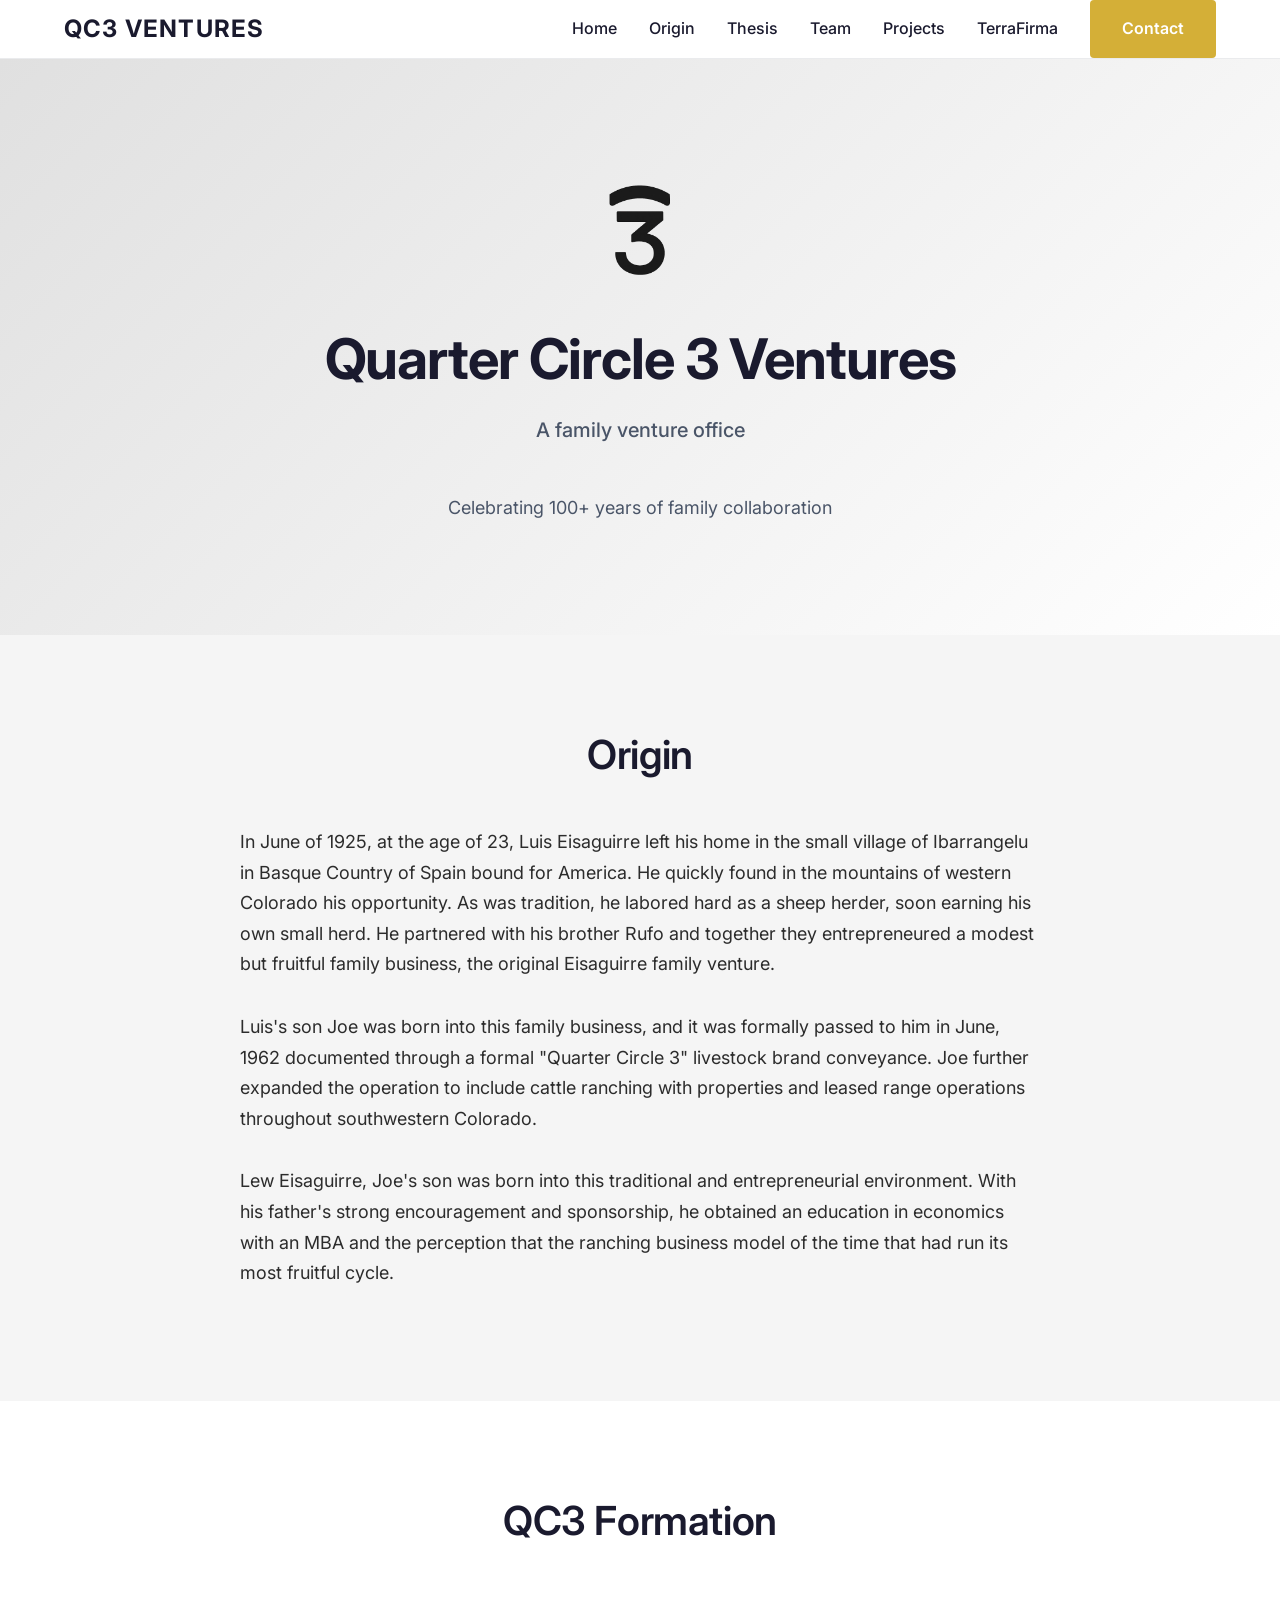
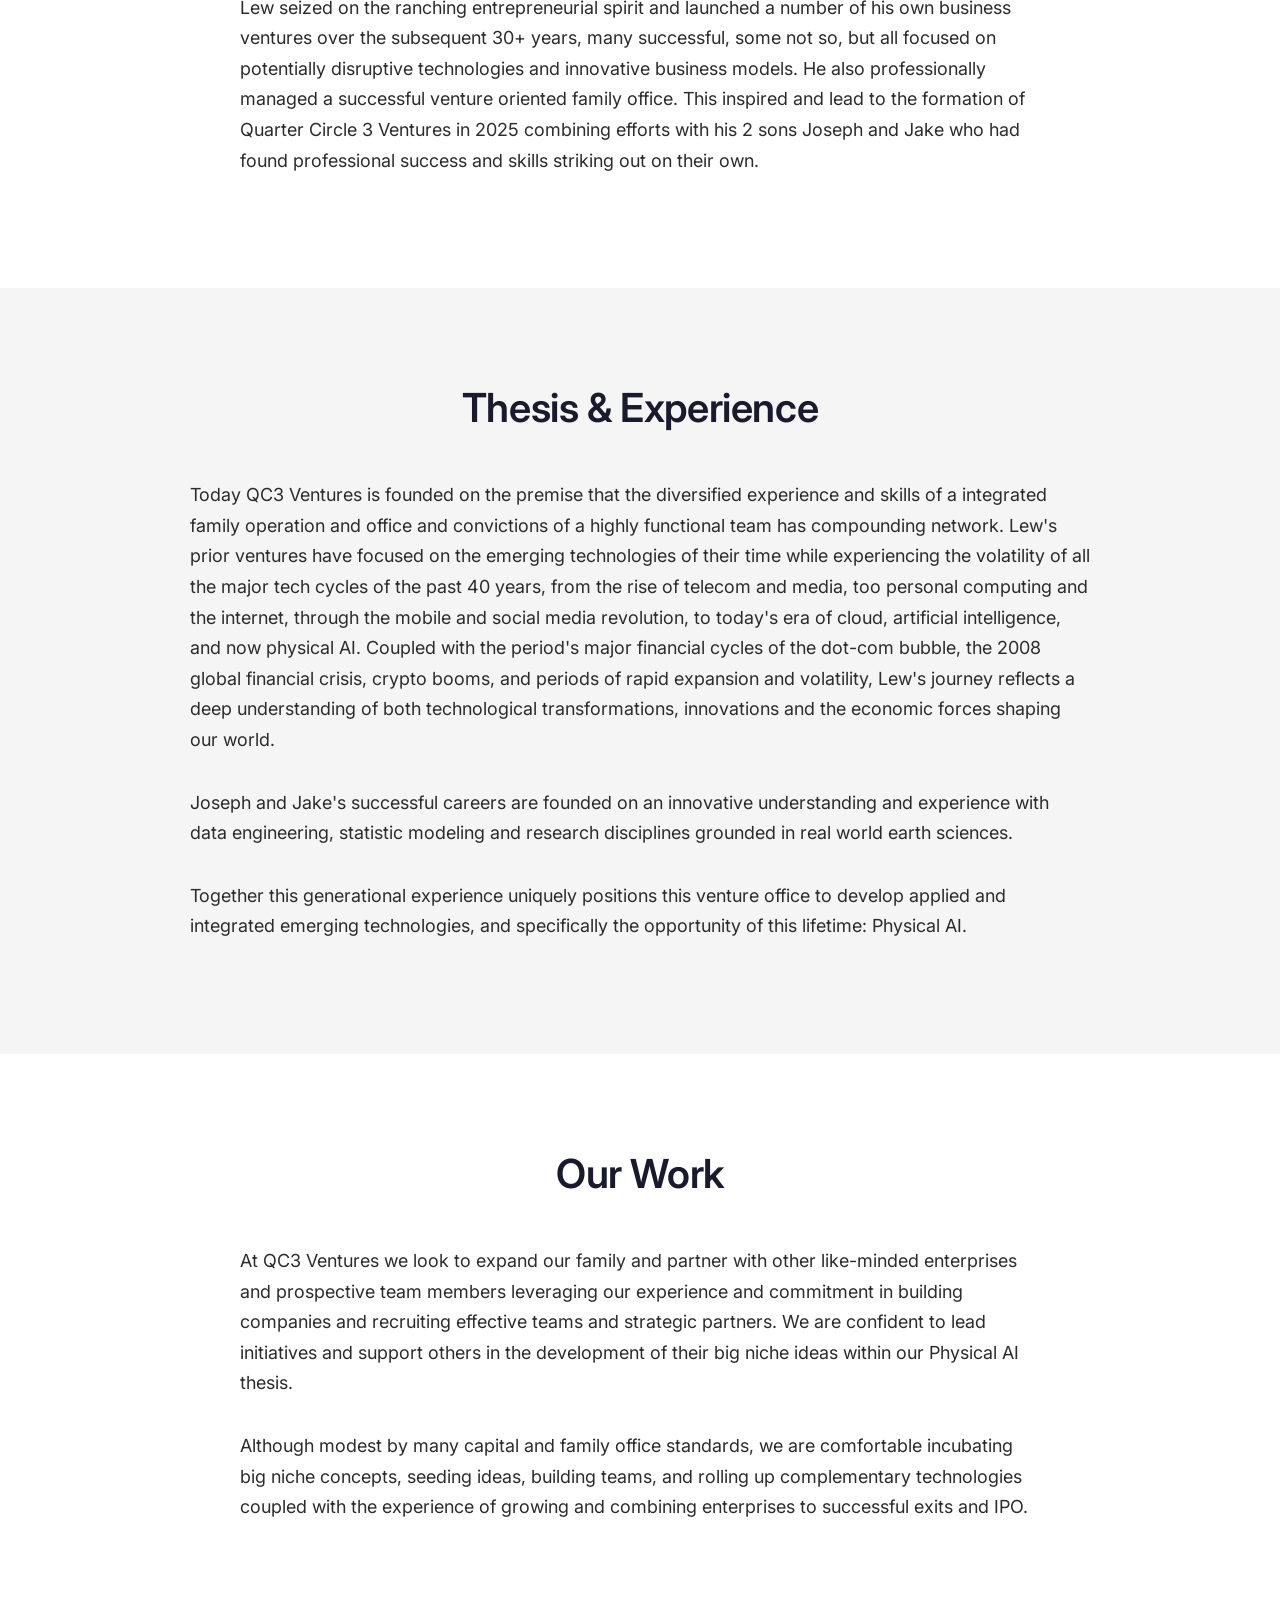
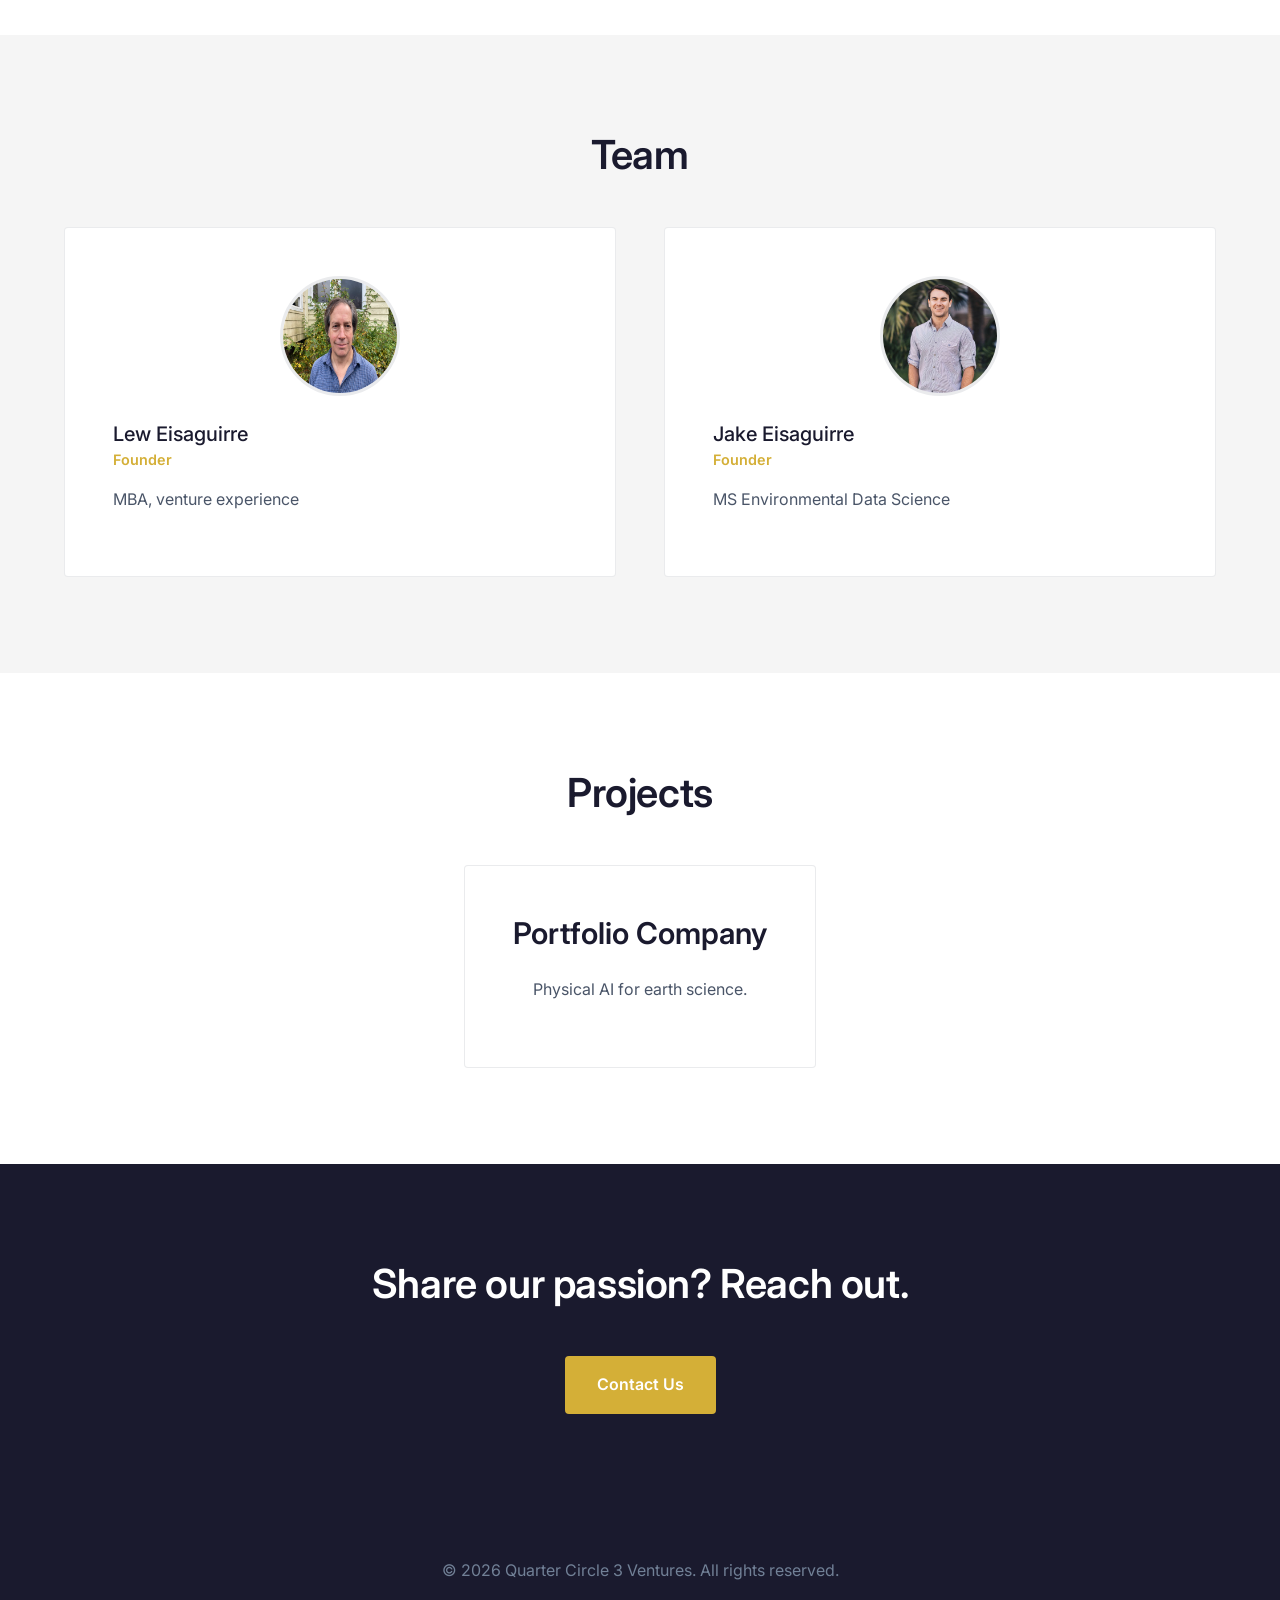
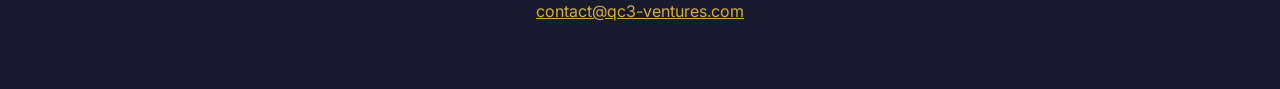
<file: index.html>
<!DOCTYPE html>
<html lang="en">
<head>
    <meta charset="UTF-8">
    <meta name="viewport" content="width=device-width, initial-scale=1.0">
    <title>QC3 Ventures - Quarter Circle 3 Ventures</title>
    <meta name="description" content="Quarter Circle 3 Ventures - A family venture office celebrating 100+ years of family collaboration.">
    
    <!-- Favicons - QC3E Logo -->
    <link rel="icon" type="image/x-icon" href="/favicon.ico">
    <link rel="icon" type="image/png" sizes="16x16" href="/favicon-16x16.png">
    <link rel="icon" type="image/png" sizes="32x32" href="/favicon-32x32.png">
    <link rel="apple-touch-icon" sizes="180x180" href="/apple-touch-icon.png">
    <link rel="manifest" href="/site.webmanifest">
    
    <link rel="stylesheet" href="css/main.css">
    <link rel="stylesheet" href="css/mobile-responsive.css">
</head>
<body>
    <!-- Header -->
    <header>
        <nav class="container">
            <a href="#hero" class="logo">QC3 VENTURES</a>
            <button class="nav-toggle" aria-label="Toggle navigation">
                <div></div>
                <div></div>
                <div></div>
            </button>
            <ul class="nav-menu">
                <li><a href="#hero" class="nav-link">Home</a></li>
                <li><a href="#origin" class="nav-link">Origin</a></li>
                <li><a href="#thesis" class="nav-link">Thesis</a></li>
                <li><a href="#team" class="nav-link">Team</a></li>
                <li><a href="#projects" class="nav-link">Projects</a></li>
                <li><a href="https://terrafirma-robotics.com" class="nav-link" target="_blank" rel="noopener noreferrer">TerraFirma</a></li>
                <li><a href="mailto:contact@qc3-ventures.com" class="btn btn-primary">Contact</a></li>
            </ul>
        </nav>
    </header>

    <!-- Hero Section -->
    <section id="hero" class="hero">
        <div class="container">
            <div class="hero-title-container">
                <img src="images/qc3-logo.png" alt="QC3 Logo" class="hero-logo">
                <h1>Quarter Circle 3 Ventures</h1>
            </div>
            <p class="tagline">A family venture office</p>
            <p style="font-size: 1.125rem; color: var(--color-slate-dark); margin-top: var(--spacing-md);">
                Celebrating 100+ years of family collaboration
            </p>
        </div>
    </section>

    <!-- Origin Story Section -->
    <section id="origin" class="section">
        <div class="container">
            <div class="section-header">
                <h2>Origin</h2>
            </div>
            
            <div style="max-width: 800px; margin: 0 auto;">
                <p style="font-size: 1.125rem; line-height: 1.7; margin-bottom: var(--spacing-lg);">
                    In June of 1925, at the age of 23, Luis Eisaguirre left his home in the small village of Ibarrangelu in Basque Country of Spain bound for America. He quickly found in the mountains of western Colorado his opportunity. As was tradition, he labored hard as a sheep herder, soon earning his own small herd. He partnered with his brother Rufo and together they entrepreneured a modest but fruitful family business, the original Eisaguirre family venture.
                </p>
                
                <p style="font-size: 1.125rem; line-height: 1.7; margin-bottom: var(--spacing-lg);">
                    Luis's son Joe was born into this family business, and it was formally passed to him in June, 1962 documented through a formal "Quarter Circle 3" livestock brand conveyance. Joe further expanded the operation to include cattle ranching with properties and leased range operations throughout southwestern Colorado.
                </p>
                
                <p style="font-size: 1.125rem; line-height: 1.7;">
                    Lew Eisaguirre, Joe's son was born into this traditional and entrepreneurial environment. With his father's strong encouragement and sponsorship, he obtained an education in economics with an MBA and the perception that the ranching business model of the time that had run its most fruitful cycle.
                </p>
            </div>
        </div>
    </section>

    <!-- Lew's Journey & QC3 Formation Section -->
    <section id="journey" class="section" style="background: var(--color-white);">
        <div class="container">
            <div class="section-header">
                <h2>QC3 Formation</h2>
            </div>
            
            <div style="max-width: 800px; margin: 0 auto;">
                <p style="font-size: 1.125rem; line-height: 1.7;">
                    Lew seized on the ranching entrepreneurial spirit and launched a number of his own business ventures over the subsequent 30+ years, many successful, some not so, but all focused on potentially disruptive technologies and innovative business models. He also professionally managed a successful venture oriented family office. This inspired and lead to the formation of Quarter Circle 3 Ventures in 2025 combining efforts with his 2 sons Joseph and Jake who had found professional success and skills striking out on their own.
                </p>
            </div>
        </div>
    </section>

    <!-- Thesis & Experience Section -->
    <section id="thesis" class="section">
        <div class="container">
            <div class="section-header">
                <h2>Thesis & Experience</h2>
            </div>
            
            <div style="max-width: 900px; margin: 0 auto;">
                <p style="font-size: 1.125rem; line-height: 1.7; margin-bottom: var(--spacing-lg);">
                    Today QC3 Ventures is founded on the premise that the diversified experience and skills of a integrated family operation and office and convictions of a highly functional team has compounding network. Lew's prior ventures have focused on the emerging technologies of their time while experiencing the volatility of all the major tech cycles of the past 40 years, from the rise of telecom and media, too personal computing and the internet, through the mobile and social media revolution, to today's era of cloud, artificial intelligence, and now physical AI. Coupled with the period's major financial cycles of the dot-com bubble, the 2008 global financial crisis, crypto booms, and periods of rapid expansion and volatility, Lew's journey reflects a deep understanding of both technological transformations, innovations and the economic forces shaping our world.
                </p>
                
                <p style="font-size: 1.125rem; line-height: 1.7; margin-bottom: var(--spacing-lg);">
                    Joseph and Jake's successful careers are founded on an innovative understanding and experience with data engineering, statistic modeling and research disciplines grounded in real world earth sciences.
                </p>
                
                <p style="font-size: 1.125rem; line-height: 1.7;">
                    Together this generational experience uniquely positions this venture office to develop applied and integrated emerging technologies, and specifically the opportunity of this lifetime: Physical AI.
                </p>
            </div>
        </div>
    </section>

    <!-- What We Do Section -->
    <section id="what-we-do" class="section" style="background: var(--color-white);">
        <div class="container">
            <div class="section-header">
                <h2>Our Work</h2>
            </div>
            
            <div style="max-width: 800px; margin: 0 auto;">
                <p style="font-size: 1.125rem; line-height: 1.7; margin-bottom: var(--spacing-lg);">
                    At QC3 Ventures we look to expand our family and partner with other like-minded enterprises and prospective team members leveraging our experience and commitment in building companies and recruiting effective teams and strategic partners. We are confident to lead initiatives and support others in the development of their big niche ideas within our Physical AI thesis.
                </p>
                
                <p style="font-size: 1.125rem; line-height: 1.7;">
                    Although modest by many capital and family office standards, we are comfortable incubating big niche concepts, seeding ideas, building teams, and rolling up complementary technologies coupled with the experience of growing and combining enterprises to successful exits and IPO.
                </p>
            </div>
        </div>
    </section>

    <!-- Team Section -->
    <section id="team" class="section">
        <div class="container">
            <div class="section-header">
                <h2>Team</h2>
            </div>
            
            <div class="card-grid">
                <div class="card">
                    <img src="images/lew-headshot.png" alt="Lew Eisaguirre" class="team-avatar">
                    <h4>Lew Eisaguirre</h4>
                    <div class="role">Founder</div>
                    <p>MBA, venture experience</p>
                </div>
                
                <div class="card">
                    <img src="images/jake-headshot.jpeg" alt="Jake Eisaguirre" class="team-avatar">
                    <h4>Jake Eisaguirre</h4>
                    <div class="role">Founder</div>
                    <p>MS Environmental Data Science</p>
                </div>
            </div>
        </div>
    </section>

    <!-- Projects Section -->
    <section id="projects" class="section" style="background: var(--color-white);">
        <div class="container">
            <div class="section-header">
                <h2>Projects</h2>
            </div>
            
            <div style="text-align: center;">
                <div class="card" style="display: inline-block; max-width: 400px;">
                    <h3>
                        <a href="https://terrafirma-robotics.com" style="text-decoration: none; color: var(--color-charcoal);" target="_blank" rel="noopener noreferrer">Portfolio Company</a>
                    </h3>
                    <p>Physical AI for earth science.</p>
                </div>
            </div>
        </div>
    </section>

    <!-- Call to Action Section -->
    <section id="contact" class="section" style="background: var(--color-charcoal); color: var(--color-white);">
        <div class="container" style="text-align: center;">
            <h2 style="color: var(--color-white); margin-bottom: var(--spacing-md);">
                Share our passion? Reach out.
            </h2>
            <div style="margin-top: var(--spacing-xl);">
                <a href="mailto:contact@qc3-ventures.com" class="btn btn-primary">Contact Us</a>
            </div>
        </div>
    </section>

    <!-- Footer -->
    <footer>
        <div class="container">
            <p>&copy; 2026 Quarter Circle 3 Ventures. All rights reserved.</p>
            <p style="margin-top: var(--spacing-xs);">
                <a href="mailto:contact@qc3-ventures.com" style="color: var(--color-gold);">contact@qc3-ventures.com</a>
            </p>
        </div>
    </footer>

    <!-- JavaScript for smooth navigation -->
    <script src="js/main.js"></script>
</body>
</html>
</file>
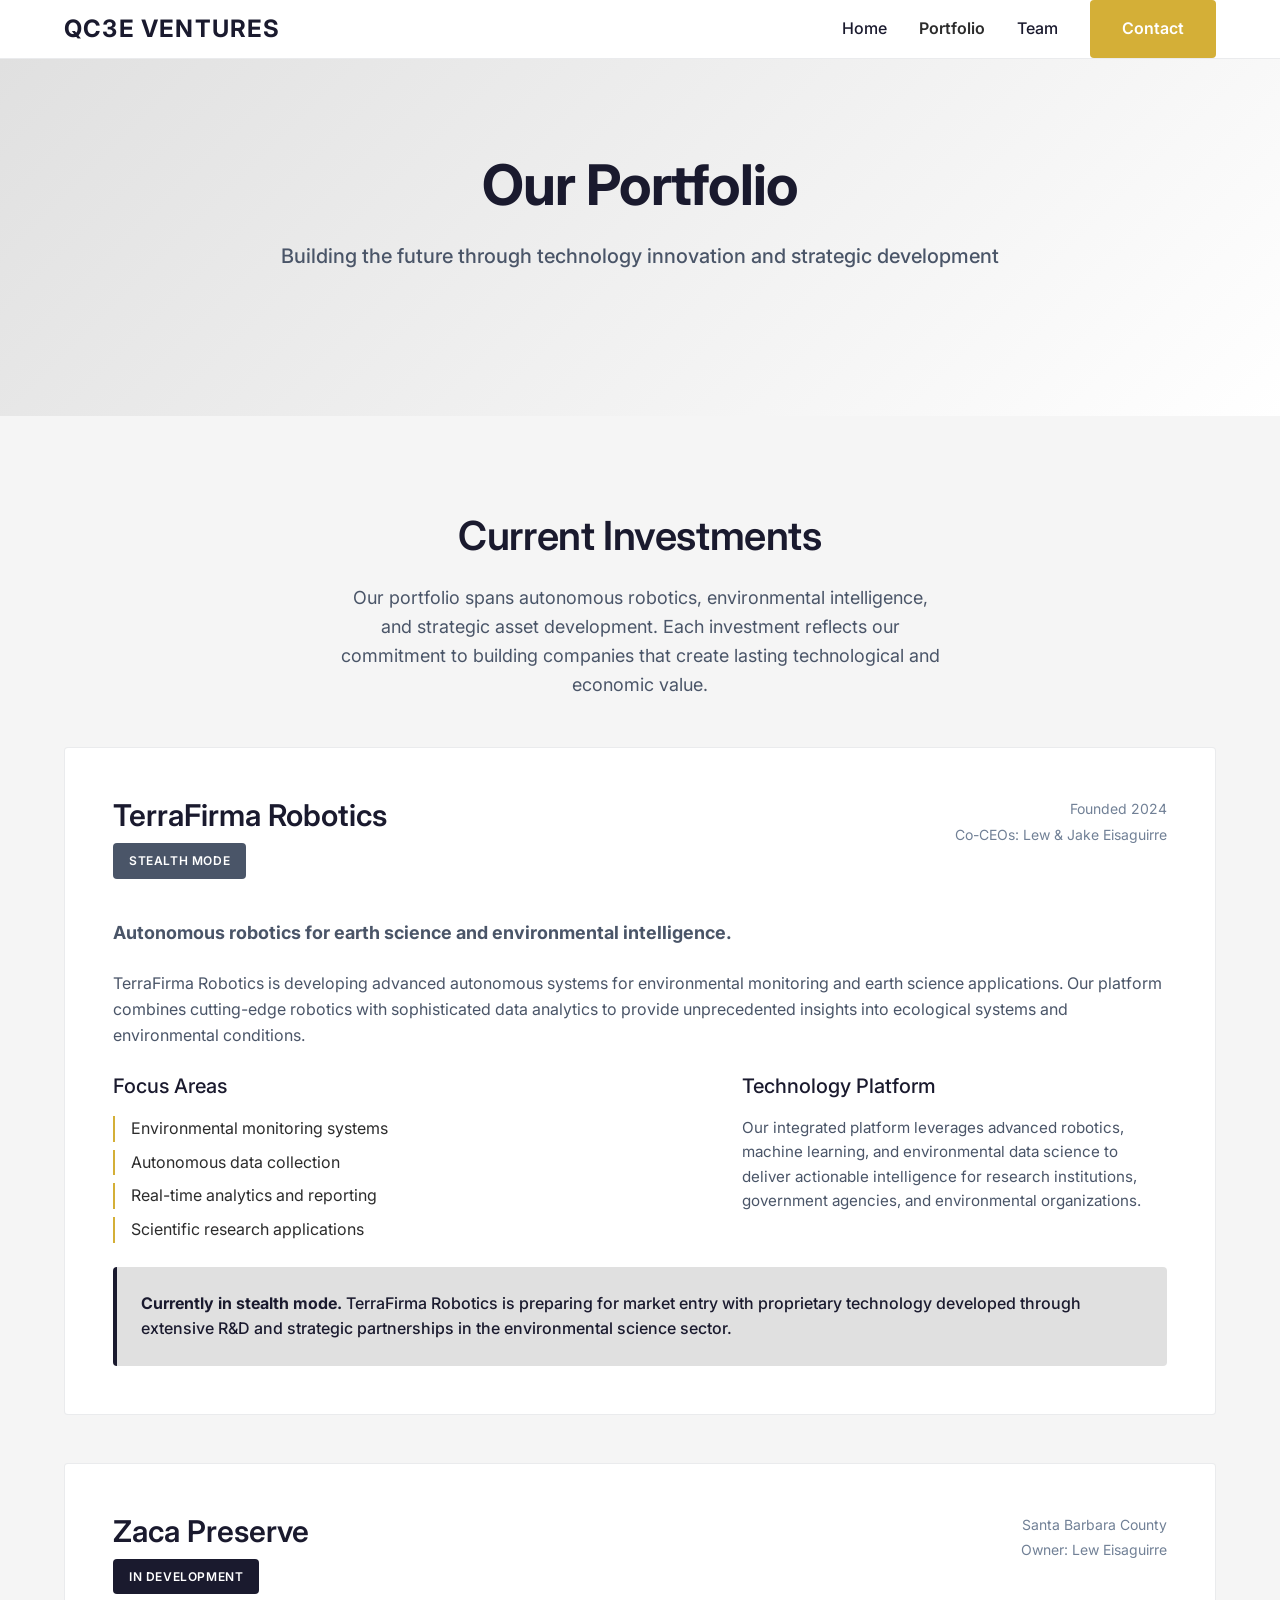
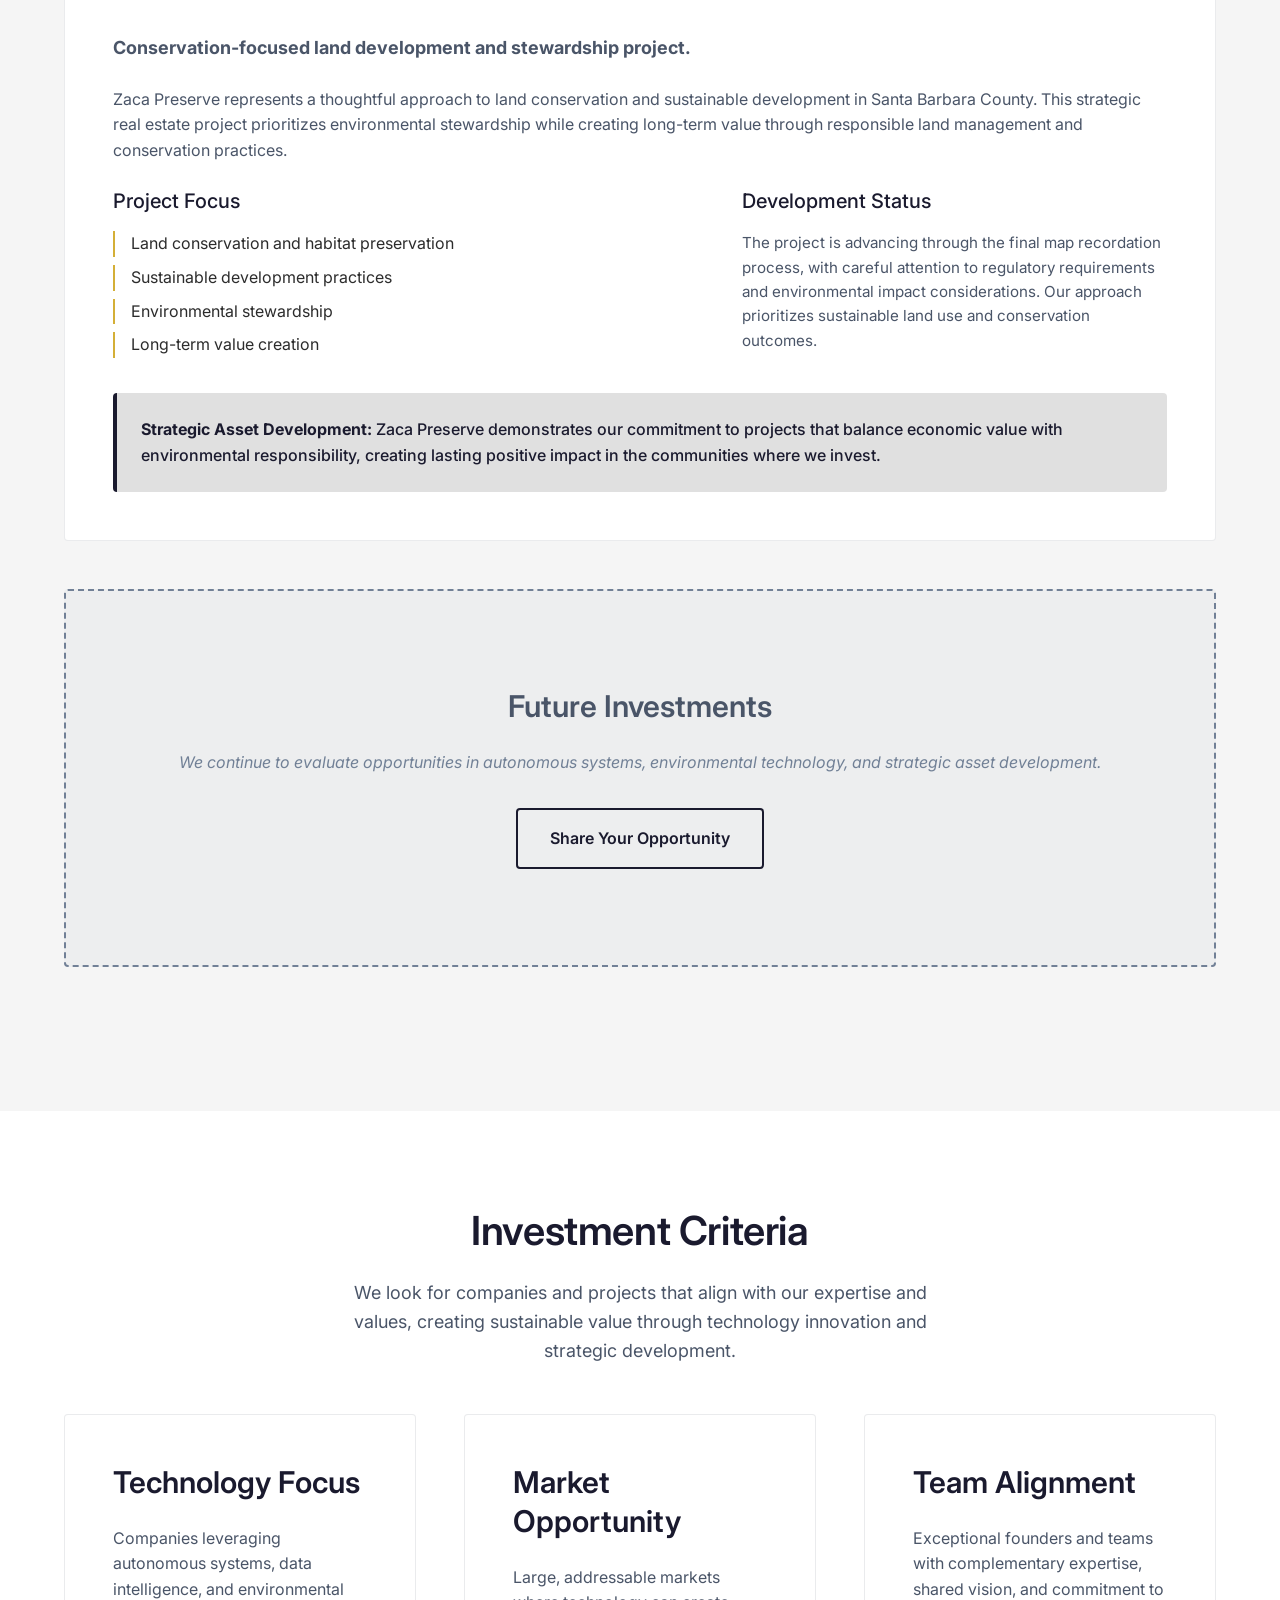
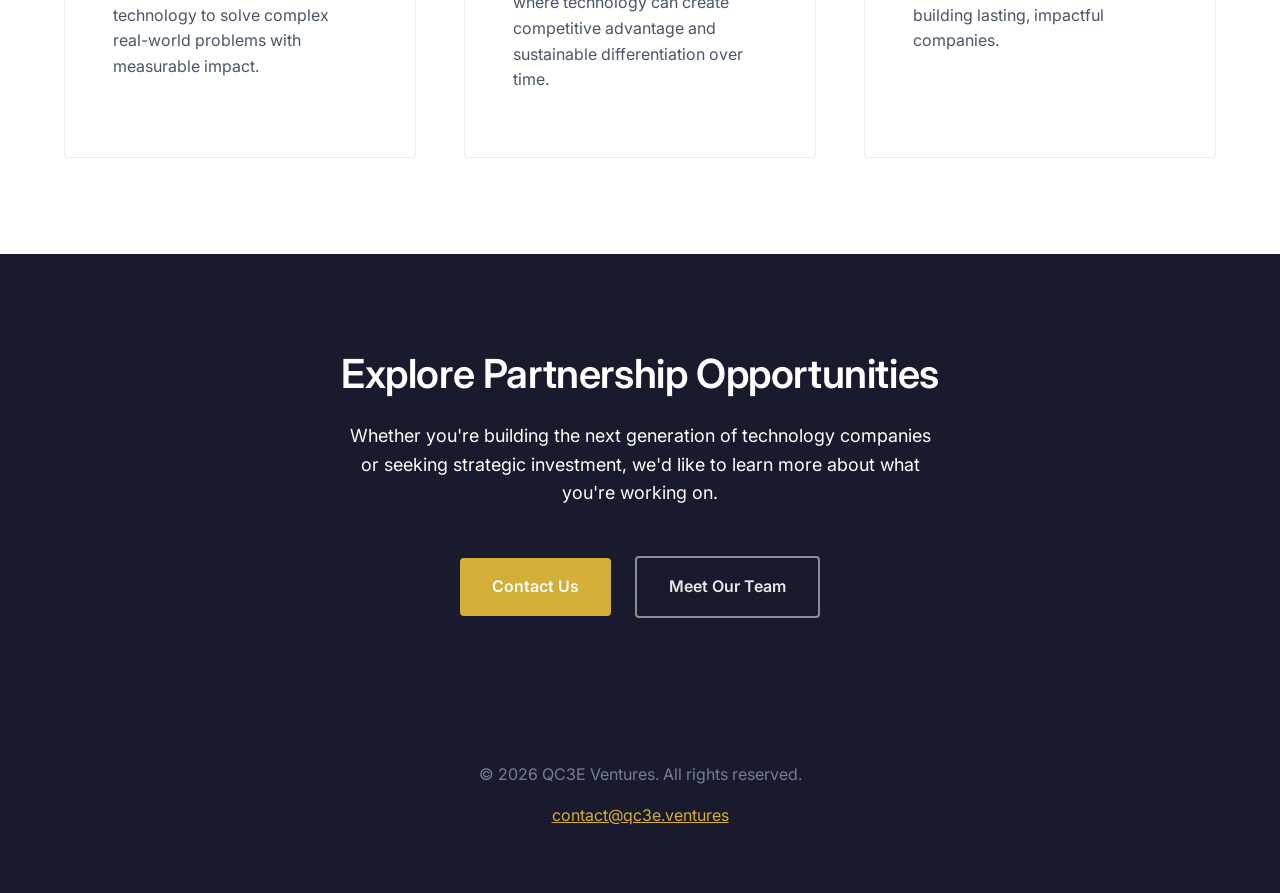
<file: portfolio.html>
<!DOCTYPE html>
<html lang="en">
<head>
    <meta charset="UTF-8">
    <meta name="viewport" content="width=device-width, initial-scale=1.0">
    <title>Portfolio - QC3E Ventures</title>
    <meta name="description" content="QC3E Ventures portfolio companies focused on autonomous robotics, environmental intelligence, and strategic asset development.">
    
    <!-- Favicons -->
    <link rel="icon" type="image/x-icon" href="/favicon.ico">
    <link rel="icon" type="image/png" sizes="16x16" href="/favicon-16x16.png">
    <link rel="icon" type="image/png" sizes="32x32" href="/favicon-32x32.png">
    <link rel="apple-touch-icon" sizes="180x180" href="/apple-touch-icon.png">
    <link rel="manifest" href="/site.webmanifest">
    
    <link rel="stylesheet" href="css/main.css">
    <link rel="stylesheet" href="css/mobile-responsive.css">
</head>
<body>
    <!-- Header -->
    <header>
        <nav class="container">
            <a href="index.html" class="logo">QC3E VENTURES</a>
            <button class="nav-toggle" aria-label="Toggle navigation">
                <div></div>
                <div></div>
                <div></div>
            </button>
            <ul class="nav-menu">
                <li><a href="index.html" class="nav-link">Home</a></li>
                <li><a href="portfolio.html" class="nav-link">Portfolio</a></li>
                <li><a href="team.html" class="nav-link">Team</a></li>
                <li><a href="mailto:contact@qc3e.ventures" class="btn btn-primary">Contact</a></li>
            </ul>
        </nav>
    </header>

    <!-- Hero Section -->
    <section class="hero">
        <div class="container">
            <h1>Our Portfolio</h1>
            <p class="tagline">Building the future through technology innovation and strategic development</p>
        </div>
    </section>

    <!-- Portfolio Companies -->
    <section class="section">
        <div class="container">
            <div class="section-header">
                <h2>Current Investments</h2>
                <p class="section-description">
                    Our portfolio spans autonomous robotics, environmental intelligence, and strategic asset development. 
                    Each investment reflects our commitment to building companies that create lasting technological and economic value.
                </p>
            </div>

            <!-- TerraFirma Robotics -->
            <div class="portfolio-item">
                <div class="card" style="width: 100%;">
                    <div style="display: flex; justify-content: space-between; align-items: flex-start; margin-bottom: var(--spacing-md);">
                        <div>
                            <h3 style="margin-bottom: var(--spacing-xs);">TerraFirma Robotics</h3>
                            <span class="portfolio-status stealth">Stealth Mode</span>
                        </div>
                        <div style="text-align: right;">
                            <small style="color: var(--color-slate-light);">Founded 2024</small><br>
                            <small style="color: var(--color-slate-light);">Co-CEOs: Lew & Jake Eisaguirre</small>
                        </div>
                    </div>
                    
                    <p style="font-size: 1.125rem; color: var(--color-slate-dark); margin-bottom: var(--spacing-md);">
                        <strong>Autonomous robotics for earth science and environmental intelligence.</strong>
                    </p>
                    
                    <p style="margin-bottom: var(--spacing-md);">
                        TerraFirma Robotics is developing advanced autonomous systems for environmental monitoring and earth science applications. 
                        Our platform combines cutting-edge robotics with sophisticated data analytics to provide unprecedented insights into 
                        ecological systems and environmental conditions.
                    </p>
                    
                    <div class="grid-12" style="margin-bottom: var(--spacing-md);">
                        <div style="grid-column: 1 / 7;">
                            <h4 style="margin-bottom: var(--spacing-sm);">Focus Areas</h4>
                            <ul style="list-style: none; padding: 0;">
                                <li style="margin-bottom: var(--spacing-xs); padding-left: var(--spacing-sm); border-left: 2px solid var(--color-gold);">
                                    Environmental monitoring systems
                                </li>
                                <li style="margin-bottom: var(--spacing-xs); padding-left: var(--spacing-sm); border-left: 2px solid var(--color-gold);">
                                    Autonomous data collection
                                </li>
                                <li style="margin-bottom: var(--spacing-xs); padding-left: var(--spacing-sm); border-left: 2px solid var(--color-gold);">
                                    Real-time analytics and reporting
                                </li>
                                <li style="padding-left: var(--spacing-sm); border-left: 2px solid var(--color-gold);">
                                    Scientific research applications
                                </li>
                            </ul>
                        </div>
                        
                        <div style="grid-column: 8 / 13;">
                            <h4 style="margin-bottom: var(--spacing-sm);">Technology Platform</h4>
                            <p style="font-size: 0.95rem; color: var(--color-slate-dark);">
                                Our integrated platform leverages advanced robotics, machine learning, and environmental data science 
                                to deliver actionable intelligence for research institutions, government agencies, and environmental organizations.
                            </p>
                        </div>
                    </div>
                    
                    <div style="background: var(--color-gray-content); padding: var(--spacing-md); border-radius: var(--border-radius); border-left: 4px solid var(--color-charcoal);">
                        <p style="font-weight: 500; margin: 0; color: var(--color-charcoal);">
                            <strong>Currently in stealth mode.</strong> TerraFirma Robotics is preparing for market entry with proprietary technology 
                            developed through extensive R&D and strategic partnerships in the environmental science sector.
                        </p>
                    </div>
                </div>
            </div>

            <!-- Zaca Preserve -->
            <div class="portfolio-item">
                <div class="card" style="width: 100%;">
                    <div style="display: flex; justify-content: space-between; align-items: flex-start; margin-bottom: var(--spacing-md);">
                        <div>
                            <h3 style="margin-bottom: var(--spacing-xs);">Zaca Preserve</h3>
                            <span class="portfolio-status development">In Development</span>
                        </div>
                        <div style="text-align: right;">
                            <small style="color: var(--color-slate-light);">Santa Barbara County</small><br>
                            <small style="color: var(--color-slate-light);">Owner: Lew Eisaguirre</small>
                        </div>
                    </div>
                    
                    <p style="font-size: 1.125rem; color: var(--color-slate-dark); margin-bottom: var(--spacing-md);">
                        <strong>Conservation-focused land development and stewardship project.</strong>
                    </p>
                    
                    <p style="margin-bottom: var(--spacing-md);">
                        Zaca Preserve represents a thoughtful approach to land conservation and sustainable development in Santa Barbara County. 
                        This strategic real estate project prioritizes environmental stewardship while creating long-term value through 
                        responsible land management and conservation practices.
                    </p>
                    
                    <div class="grid-12" style="margin-bottom: var(--spacing-md);">
                        <div style="grid-column: 1 / 7;">
                            <h4 style="margin-bottom: var(--spacing-sm);">Project Focus</h4>
                            <ul style="list-style: none; padding: 0;">
                                <li style="margin-bottom: var(--spacing-xs); padding-left: var(--spacing-sm); border-left: 2px solid var(--color-gold);">
                                    Land conservation and habitat preservation
                                </li>
                                <li style="margin-bottom: var(--spacing-xs); padding-left: var(--spacing-sm); border-left: 2px solid var(--color-gold);">
                                    Sustainable development practices
                                </li>
                                <li style="margin-bottom: var(--spacing-xs); padding-left: var(--spacing-sm); border-left: 2px solid var(--color-gold);">
                                    Environmental stewardship
                                </li>
                                <li style="padding-left: var(--spacing-sm); border-left: 2px solid var(--color-gold);">
                                    Long-term value creation
                                </li>
                            </ul>
                        </div>
                        
                        <div style="grid-column: 8 / 13;">
                            <h4 style="margin-bottom: var(--spacing-sm);">Development Status</h4>
                            <p style="font-size: 0.95rem; color: var(--color-slate-dark);">
                                The project is advancing through the final map recordation process, with careful attention to 
                                regulatory requirements and environmental impact considerations. Our approach prioritizes 
                                sustainable land use and conservation outcomes.
                            </p>
                        </div>
                    </div>
                    
                    <div style="background: var(--color-gray-content); padding: var(--spacing-md); border-radius: var(--border-radius); border-left: 4px solid var(--color-charcoal);">
                        <p style="font-weight: 500; margin: 0; color: var(--color-charcoal);">
                            <strong>Strategic Asset Development:</strong> Zaca Preserve demonstrates our commitment to projects that 
                            balance economic value with environmental responsibility, creating lasting positive impact in the communities where we invest.
                        </p>
                    </div>
                </div>
            </div>

            <!-- Future Portfolio Space -->
            <div class="portfolio-item">
                <div class="card" style="width: 100%; border: 2px dashed var(--color-slate-light); background: rgba(100, 116, 139, 0.05);">
                    <div style="text-align: center; padding: var(--spacing-xl) 0;">
                        <h3 style="color: var(--color-slate-dark); margin-bottom: var(--spacing-md);">Future Investments</h3>
                        <p style="color: var(--color-slate-light); margin-bottom: var(--spacing-lg); font-style: italic;">
                            We continue to evaluate opportunities in autonomous systems, environmental technology, and strategic asset development.
                        </p>
                        <a href="mailto:contact@qc3e.ventures" class="btn btn-secondary">
                            Share Your Opportunity
                        </a>
                    </div>
                </div>
            </div>
        </div>
    </section>

    <!-- Investment Criteria -->
    <section class="section" style="background: var(--color-white);">
        <div class="container">
            <div class="section-header">
                <h2>Investment Criteria</h2>
                <p class="section-description">
                    We look for companies and projects that align with our expertise and values, 
                    creating sustainable value through technology innovation and strategic development.
                </p>
            </div>
            
            <div class="card-grid">
                <div class="card">
                    <h3>Technology Focus</h3>
                    <p>
                        Companies leveraging autonomous systems, data intelligence, and environmental technology 
                        to solve complex real-world problems with measurable impact.
                    </p>
                </div>
                
                <div class="card">
                    <h3>Market Opportunity</h3>
                    <p>
                        Large, addressable markets where technology can create competitive advantage 
                        and sustainable differentiation over time.
                    </p>
                </div>
                
                <div class="card">
                    <h3>Team Alignment</h3>
                    <p>
                        Exceptional founders and teams with complementary expertise, shared vision, 
                        and commitment to building lasting, impactful companies.
                    </p>
                </div>
            </div>
        </div>
    </section>

    <!-- Call to Action -->
    <section class="section" style="background: var(--color-charcoal); color: var(--color-white);">
        <div class="container" style="text-align: center;">
            <h2 style="color: var(--color-white); margin-bottom: var(--spacing-md);">
                Explore Partnership Opportunities
            </h2>
            <p style="font-size: 1.125rem; margin-bottom: var(--spacing-xl); max-width: 600px; margin-left: auto; margin-right: auto; color: rgba(255, 255, 255, 0.9);">
                Whether you're building the next generation of technology companies or seeking strategic investment, 
                we'd like to learn more about what you're working on.
            </p>
            <div style="display: flex; gap: var(--spacing-md); justify-content: center; align-items: center; flex-wrap: wrap;">
                <a href="mailto:contact@qc3e.ventures" class="btn btn-primary">Contact Us</a>
                <a href="team.html" class="btn btn-secondary" style="border-color: rgba(255, 255, 255, 0.5); color: rgba(255, 255, 255, 0.9);">Meet Our Team</a>
            </div>
        </div>
    </section>

    <!-- Footer -->
    <footer>
        <div class="container">
            <p>&copy; 2026 QC3E Ventures. All rights reserved.</p>
            <p style="margin-top: var(--spacing-xs);">
                <a href="mailto:contact@qc3e.ventures" style="color: var(--color-gold);">contact@qc3e.ventures</a>
            </p>
        </div>
    </footer>

    <!-- JavaScript -->
    <script src="js/main.js"></script>
</body>
</html>
</file>
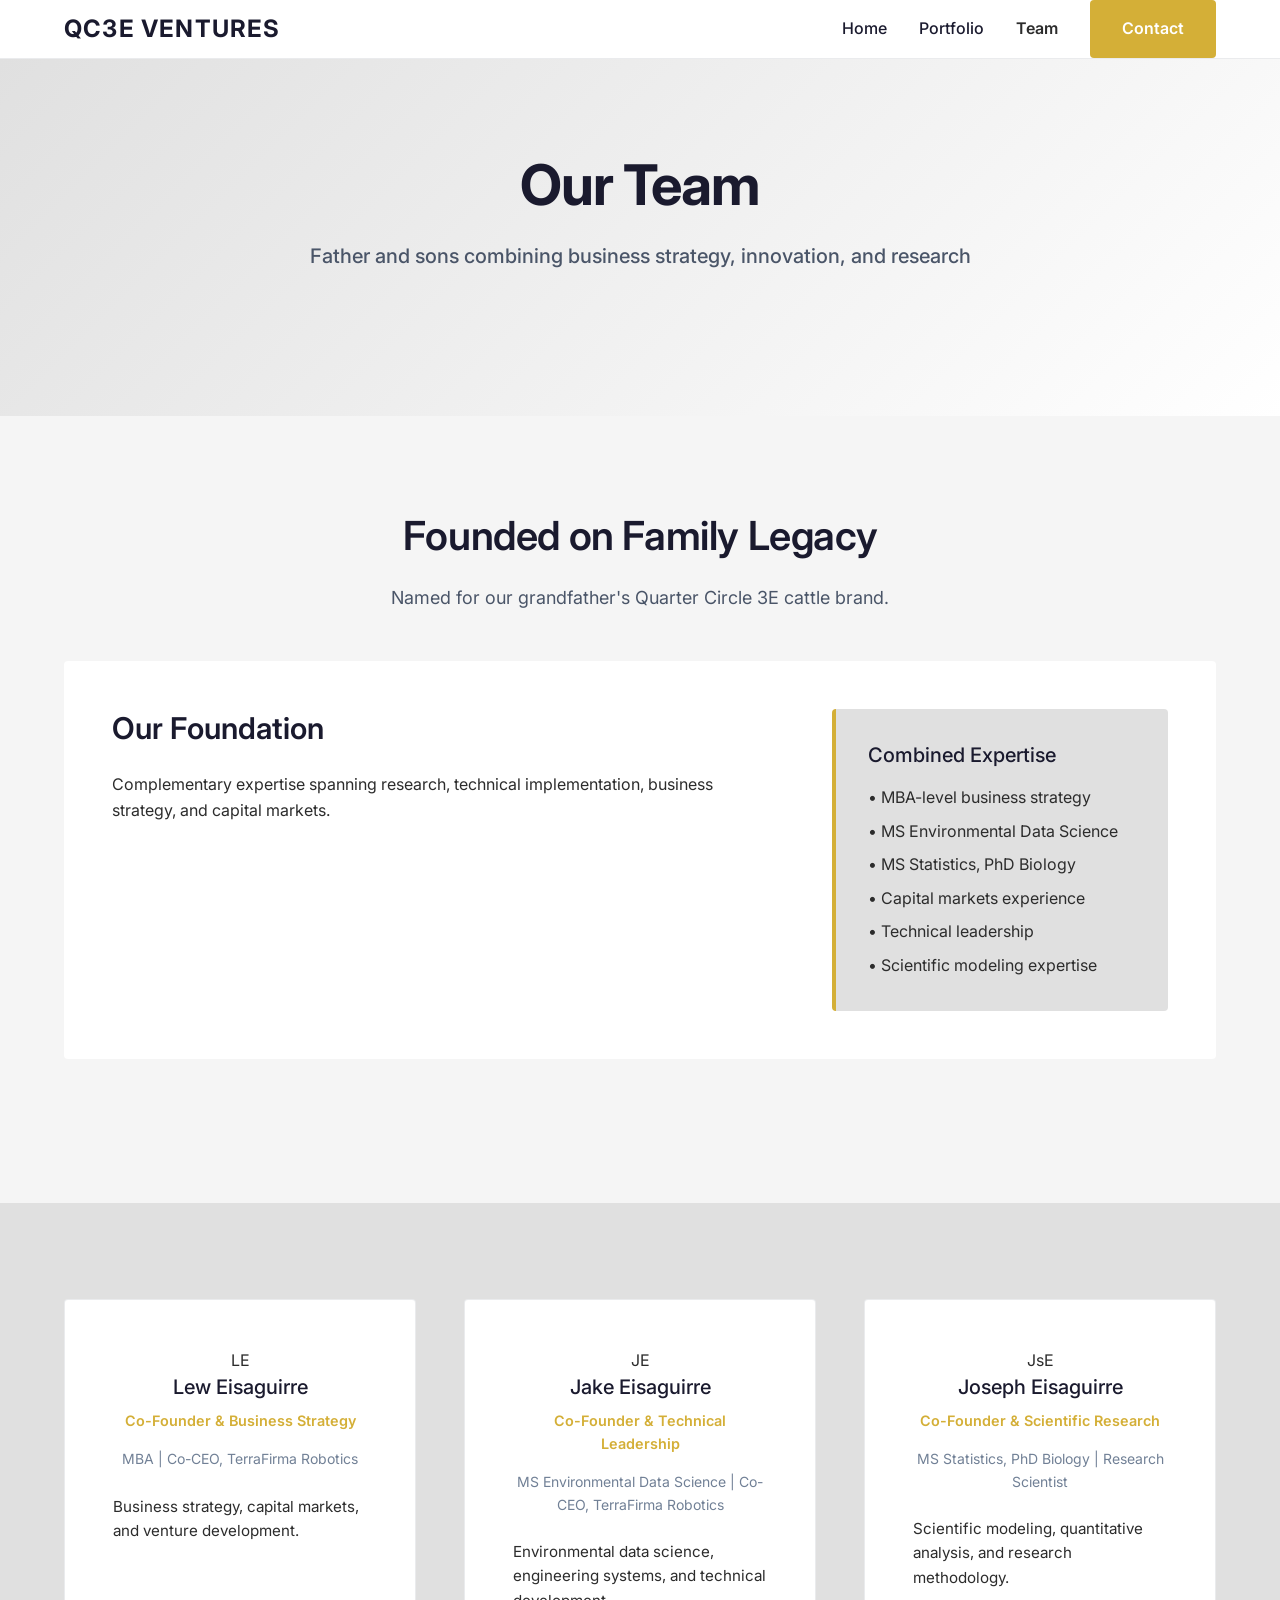
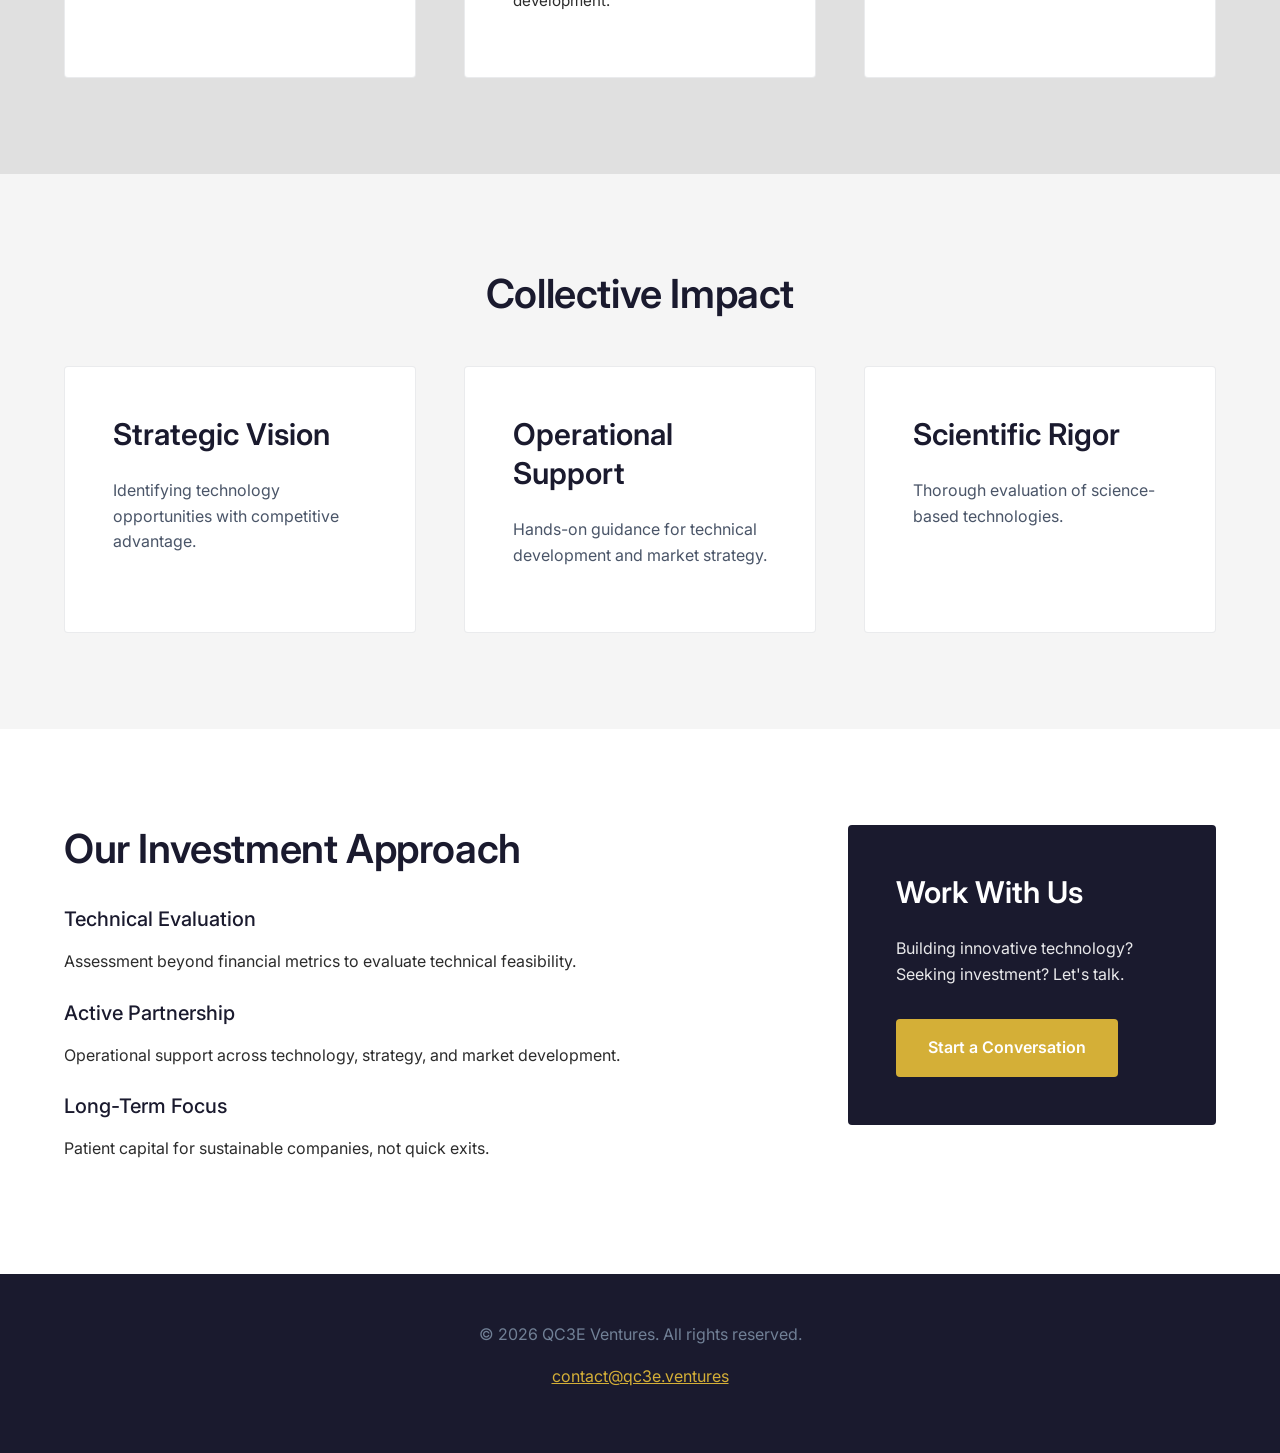
<file: team.html>
<!DOCTYPE html>
<html lang="en">
<head>
    <meta charset="UTF-8">
    <meta name="viewport" content="width=device-width, initial-scale=1.0">
    <title>Team - QC3E Ventures</title>
    <meta name="description" content="Meet the founders of QC3E Ventures - Lew Eisaguirre and his sons Jake and Joseph - combining business strategy, technical innovation, and scientific expertise.">
    
    <!-- Favicons -->
    <link rel="icon" type="image/x-icon" href="/favicon.ico">
    <link rel="icon" type="image/png" sizes="16x16" href="/favicon-16x16.png">
    <link rel="icon" type="image/png" sizes="32x32" href="/favicon-32x32.png">
    <link rel="apple-touch-icon" sizes="180x180" href="/apple-touch-icon.png">
    <link rel="manifest" href="/site.webmanifest">
    
    <link rel="stylesheet" href="css/main.css">
    <link rel="stylesheet" href="css/mobile-responsive.css">
</head>
<body>
    <!-- Header -->
    <header>
        <nav class="container">
            <a href="index.html" class="logo">QC3E VENTURES</a>
            <button class="nav-toggle" aria-label="Toggle navigation">
                <div></div>
                <div></div>
                <div></div>
            </button>
            <ul class="nav-menu">
                <li><a href="index.html" class="nav-link">Home</a></li>
                <li><a href="portfolio.html" class="nav-link">Portfolio</a></li>
                <li><a href="team.html" class="nav-link">Team</a></li>
                <li><a href="mailto:contact@qc3e.ventures" class="btn btn-primary">Contact</a></li>
            </ul>
        </nav>
    </header>

    <!-- Hero Section -->
    <section class="hero">
        <div class="container">
            <h1>Our Team</h1>
            <p class="tagline">Father and sons combining business strategy, innovation, and research</p>
        </div>
    </section>

    <!-- Founders Introduction -->
    <section class="section">
        <div class="container">
            <div class="section-header">
                <h2>Founded on Family Legacy</h2>
                <p class="section-description">
                    Named for our grandfather's Quarter Circle 3E cattle brand.
                </p>
            </div>
            
            <div style="background: var(--color-white); padding: var(--spacing-xl); border-radius: var(--border-radius); margin-bottom: var(--spacing-xl);">
                <div class="grid-12">
                    <div style="grid-column: 1 / 8;">
                        <h3 style="margin-bottom: var(--spacing-md);">Our Foundation</h3>
                        <p>
                            Complementary expertise spanning research, technical implementation, business strategy, and capital markets.
                        </p>
                    </div>
                    <div style="grid-column: 9 / 13;">
                        <div style="background: var(--color-gray-content); padding: var(--spacing-lg); border-radius: var(--border-radius); border-left: 4px solid var(--color-gold);">
                            <h4 style="margin-bottom: var(--spacing-sm);">Combined Expertise</h4>
                            <ul style="list-style: none; padding: 0;">
                                <li style="margin-bottom: var(--spacing-xs);">• MBA-level business strategy</li>
                                <li style="margin-bottom: var(--spacing-xs);">• MS Environmental Data Science</li>
                                <li style="margin-bottom: var(--spacing-xs);">• MS Statistics, PhD Biology</li>
                                <li style="margin-bottom: var(--spacing-xs);">• Capital markets experience</li>
                                <li style="margin-bottom: var(--spacing-xs);">• Technical leadership</li>
                                <li>• Scientific modeling expertise</li>
                            </ul>
                        </div>
                    </div>
                </div>
            </div>
        </div>
    </section>

    <!-- Team Members -->
    <section class="section" style="background: var(--color-gray-content);">
        <div class="container">
            <div class="team-grid">
                <!-- Lew Eisaguirre -->
                <div class="team-member">
                    <div class="placeholder-avatar">LE</div>
                    <h4>Lew Eisaguirre</h4>
                    <p class="role">Co-Founder & Business Strategy</p>
                    <p class="credentials">MBA | Co-CEO, TerraFirma Robotics</p>
                    
                    <div style="text-align: left; margin-top: var(--spacing-md);">
                        <p style="margin-bottom: var(--spacing-sm); font-size: 0.95rem;">
                            Business strategy, capital markets, and venture development.
                        </p>
                    </div>
                </div>

                <!-- Jake Eisaguirre -->
                <div class="team-member">
                    <div class="placeholder-avatar">JE</div>
                    <h4>Jake Eisaguirre</h4>
                    <p class="role">Co-Founder & Technical Leadership</p>
                    <p class="credentials">MS Environmental Data Science | Co-CEO, TerraFirma Robotics</p>
                    
                    <div style="text-align: left; margin-top: var(--spacing-md);">
                        <p style="margin-bottom: var(--spacing-sm); font-size: 0.95rem;">
                            Environmental data science, engineering systems, and technical development.
                        </p>
                    </div>
                </div>

                <!-- Joseph Eisaguirre -->
                <div class="team-member">
                    <div class="placeholder-avatar">JsE</div>
                    <h4>Joseph Eisaguirre</h4>
                    <p class="role">Co-Founder & Scientific Research</p>
                    <p class="credentials">MS Statistics, PhD Biology | Research Scientist</p>
                    
                    <div style="text-align: left; margin-top: var(--spacing-md);">
                        <p style="margin-bottom: var(--spacing-sm); font-size: 0.95rem;">
                            Scientific modeling, quantitative analysis, and research methodology.
                        </p>
                    </div>
                </div>
            </div>
        </div>
    </section>

    <!-- Collective Experience -->
    <section class="section">
        <div class="container">
            <div class="section-header">
                <h2>Collective Impact</h2>
            </div>
            
            <div class="card-grid">
                <div class="card">
                    <h3>Strategic Vision</h3>
                    <p>
                        Identifying technology opportunities with competitive advantage.
                    </p>
                </div>
                
                <div class="card">
                    <h3>Operational Support</h3>
                    <p>
                        Hands-on guidance for technical development and market strategy.
                    </p>
                </div>
                
                <div class="card">
                    <h3>Scientific Rigor</h3>
                    <p>
                        Thorough evaluation of science-based technologies.
                    </p>
                </div>
            </div>
        </div>
    </section>

    <!-- Advisory Approach -->
    <section class="section" style="background: var(--color-white);">
        <div class="container">
            <div class="grid-12">
                <div style="grid-column: 1 / 8;">
                    <h2 style="margin-bottom: var(--spacing-lg);">Our Investment Approach</h2>
                    
                    <h4 style="margin-bottom: var(--spacing-sm);">Technical Evaluation</h4>
                    <p style="margin-bottom: var(--spacing-md);">
                        Assessment beyond financial metrics to evaluate technical feasibility.
                    </p>
                    
                    <h4 style="margin-bottom: var(--spacing-sm);">Active Partnership</h4>
                    <p style="margin-bottom: var(--spacing-md);">
                        Operational support across technology, strategy, and market development.
                    </p>
                    
                    <h4 style="margin-bottom: var(--spacing-sm);">Long-Term Focus</h4>
                    <p>
                        Patient capital for sustainable companies, not quick exits.
                    </p>
                </div>
                
                <div style="grid-column: 9 / 13;">
                    <div style="background: var(--color-charcoal); padding: var(--spacing-xl); border-radius: var(--border-radius); color: var(--color-white);">
                        <h3 style="color: var(--color-white); margin-bottom: var(--spacing-md);">Work With Us</h3>
                        <p style="margin-bottom: var(--spacing-lg); color: rgba(255, 255, 255, 0.9);">
                            Building innovative technology? Seeking investment? Let's talk.
                        </p>
                        
                        <a href="mailto:contact@qc3e.ventures" class="btn btn-primary">Start a Conversation</a>
                    </div>
                </div>
            </div>
        </div>
    </section>

    <!-- Footer -->
    <footer>
        <div class="container">
            <p>&copy; 2026 QC3E Ventures. All rights reserved.</p>
            <p style="margin-top: var(--spacing-xs);">
                <a href="mailto:contact@qc3e.ventures" style="color: var(--color-gold);">contact@qc3e.ventures</a>
            </p>
        </div>
    </footer>

    <!-- JavaScript -->
    <script src="js/main.js"></script>
</body>
</html>
</file>
<file: css/main.css>
/* QC3 Ventures - Main Stylesheet */
@import url('https://fonts.googleapis.com/css2?family=Inter:wght@300;400;500;600;700&display=swap');

/* CSS Variables - Brand Colors */
:root {
  /* Primary Colors */
  --color-charcoal: #1a1a2e;
  --color-charcoal-light: #2a2d42;
  --color-gray-bg: #f5f5f5;
  --color-gray-content: #e0e0e0;
  
  /* Accent Colors */
  --color-gold: #D4AF37;
  --color-gold-light: #F4E4BC;
  
  /* Supporting Colors */
  --color-slate-dark: #4a5568;
  --color-slate-light: #718096;
  --color-white: #FFFFFF;
  
  /* Typography */
  --font-family: 'Inter', sans-serif;
  
  /* Spacing (8px base unit) */
  --spacing-xs: 0.5rem;  /* 8px */
  --spacing-sm: 1rem;    /* 16px */
  --spacing-md: 1.5rem;  /* 24px */
  --spacing-lg: 2rem;    /* 32px */
  --spacing-xl: 3rem;    /* 48px */
  --spacing-2xl: 4rem;   /* 64px */
  --spacing-3xl: 6rem;   /* 96px */
  
  /* Border radius */
  --border-radius: 4px;
  
  /* Transitions */
  --transition: 200ms ease-in-out;
  
  /* Container */
  --container-max-width: 1200px;
}

/* Reset and Base Styles */
* {
  margin: 0;
  padding: 0;
  box-sizing: border-box;
}

html {
  scroll-behavior: smooth;
}

body {
  font-family: var(--font-family);
  line-height: 1.6;
  color: #2C2C2C;
  background-color: var(--color-gray-bg);
}

/* Typography Scale */
h1 {
  font-size: 3.5rem;
  font-weight: 700;
  color: var(--color-charcoal);
  line-height: 1.1;
  letter-spacing: -0.02em;
}

h2 {
  font-size: 2.5rem;
  font-weight: 600;
  color: var(--color-charcoal);
  line-height: 1.2;
  letter-spacing: -0.01em;
}

h3 {
  font-size: 1.875rem;
  font-weight: 600;
  color: var(--color-charcoal);
  line-height: 1.3;
}

h4 {
  font-size: 1.25rem;
  font-weight: 500;
  color: var(--color-charcoal);
  line-height: 1.4;
}

p {
  font-size: 1rem;
  font-weight: 400;
  line-height: 1.6;
  margin-bottom: var(--spacing-sm);
}

small {
  font-size: 0.875rem;
  color: var(--color-slate-light);
}

/* Container and Grid */
.container {
  max-width: var(--container-max-width);
  margin: 0 auto;
  padding: 0 var(--spacing-md);
}

.grid-12 {
  display: grid;
  grid-template-columns: repeat(12, 1fr);
  gap: var(--spacing-md);
}

/* Header and Navigation */
header {
  background: var(--color-white);
  border-bottom: 1px solid rgba(51, 65, 85, 0.1);
  position: sticky;
  top: 0;
  z-index: 1000;
  backdrop-filter: blur(8px);
  background: rgba(255, 255, 255, 0.95);
}

nav {
  display: flex;
  justify-content: space-between;
  align-items: center;
  padding: var(--spacing-md) 0;
}

.logo {
  font-size: 1.5rem;
  font-weight: 700;
  color: var(--color-charcoal);
  text-decoration: none;
  letter-spacing: 0.05em;
}

.nav-menu {
  display: flex;
  list-style: none;
  gap: var(--spacing-lg);
  align-items: center;
}

.nav-link {
  text-decoration: none;
  color: var(--color-charcoal);
  font-weight: 500;
  transition: color var(--transition);
}

.nav-link:hover {
  color: var(--color-gold);
}

/* Buttons */
.btn {
  display: inline-block;
  padding: var(--spacing-sm) var(--spacing-lg);
  border: none;
  border-radius: var(--border-radius);
  font-family: var(--font-family);
  font-weight: 600;
  text-decoration: none;
  text-align: center;
  transition: all var(--transition);
  cursor: pointer;
  font-size: 1rem;
}

.btn-primary {
  background: var(--color-gold);
  color: var(--color-white);
}

.btn-primary:hover {
  background: var(--color-gold-light);
  color: var(--color-charcoal);
  transform: translateY(-1px);
}

.btn-secondary {
  background: transparent;
  color: var(--color-charcoal);
  border: 2px solid var(--color-charcoal);
}

.btn-secondary:hover {
  background: var(--color-charcoal);
  color: var(--color-white);
}

/* Hero Section */
.hero {
  padding: var(--spacing-3xl) 0;
  background: linear-gradient(135deg, var(--color-gray-content) 0%, var(--color-white) 100%);
  text-align: center;
}

.hero h1 {
  margin-bottom: var(--spacing-md);
  max-width: 800px;
  margin-left: auto;
  margin-right: auto;
}

.hero .tagline {
  font-size: 1.25rem;
  color: var(--color-slate-dark);
  margin-bottom: var(--spacing-xl);
  font-weight: 500;
}

.hero .cta-group {
  display: flex;
  gap: var(--spacing-md);
  justify-content: center;
  align-items: center;
  flex-wrap: wrap;
}

/* Hero Title with Logo */
.hero-title-container {
  text-align: center;
  margin-bottom: var(--spacing-md);
}

.hero-logo {
  width: 150px;
  height: auto;
  border-radius: var(--border-radius);
  margin: 0 auto var(--spacing-md);
  display: block;
}

/* Team Avatar Styles */
.team-avatar {
  width: 120px;
  height: 120px;
  border-radius: 50%;
  object-fit: cover;
  margin: 0 auto var(--spacing-md);
  display: block;
  border: 3px solid rgba(51, 65, 85, 0.1);
}

/* Ensure text on dark backgrounds stays light */
section[style*="background: var(--color-charcoal)"] h2,
section[style*="background: var(--color-charcoal)"] p {
  color: var(--color-white) !important;
}

/* Sections */
.section {
  padding: var(--spacing-3xl) 0;
}

.section-header {
  text-align: center;
  margin-bottom: var(--spacing-xl);
}

.section-description {
  max-width: 600px;
  margin: var(--spacing-md) auto var(--spacing-xl);
  text-align: center;
  font-size: 1.125rem;
  color: var(--color-slate-dark);
}

/* Cards */
.card-grid {
  display: grid;
  gap: var(--spacing-xl);
  grid-template-columns: repeat(auto-fit, minmax(300px, 1fr));
}

.card {
  background: var(--color-white);
  border-radius: var(--border-radius);
  padding: var(--spacing-xl);
  border: 1px solid rgba(51, 65, 85, 0.1);
  transition: transform var(--transition), box-shadow var(--transition);
}

.card:hover {
  transform: translateY(-2px);
  box-shadow: 0 8px 25px rgba(0, 0, 0, 0.1);
}

.card h3 {
  margin-bottom: var(--spacing-md);
}

.card p {
  color: var(--color-slate-dark);
}

/* Portfolio specific */
.portfolio-item {
  display: flex;
  align-items: flex-start;
  gap: var(--spacing-md);
  margin-bottom: var(--spacing-xl);
}

.portfolio-status {
  display: inline-block;
  padding: var(--spacing-xs) var(--spacing-sm);
  background: var(--color-gold);
  color: var(--color-white);
  font-size: 0.75rem;
  font-weight: 600;
  text-transform: uppercase;
  border-radius: var(--border-radius);
  letter-spacing: 0.05em;
  margin-bottom: var(--spacing-sm);
}

.portfolio-status.stealth {
  background: var(--color-slate-dark);
}

.portfolio-status.development {
  background: var(--color-charcoal);
}

/* Team/About */
.team-grid {
  display: grid;
  gap: var(--spacing-xl);
  grid-template-columns: repeat(auto-fit, minmax(280px, 1fr));
}

.team-member {
  text-align: center;
  background: var(--color-white);
  border-radius: var(--border-radius);
  padding: var(--spacing-xl);
  border: 1px solid rgba(51, 65, 85, 0.1);
}

/* Team member images removed for QC3 Ventures rebuild */

.team-member h4 {
  margin-bottom: var(--spacing-xs);
}

.team-member .role,
.card .role {
  color: var(--color-gold);
  font-weight: 600;
  margin-bottom: var(--spacing-sm);
  font-size: 0.9rem;
}

.team-member .credentials {
  font-size: 0.875rem;
  color: var(--color-slate-light);
  margin-bottom: var(--spacing-sm);
}

/* Footer */
footer {
  background: var(--color-charcoal);
  color: var(--color-white);
  text-align: center;
  padding: var(--spacing-xl) 0;
}

footer p {
  color: var(--color-slate-light);
}

/* Responsive Design */
@media (max-width: 768px) {
  :root {
    --spacing-3xl: 3rem;
  }
  
  h1 { font-size: 2.5rem; }
  h2 { font-size: 2rem; }
  h3 { font-size: 1.5rem; }
  
  .nav-menu {
    gap: var(--spacing-md);
  }
  
  .hero .cta-group {
    flex-direction: column;
    align-items: stretch;
  }
  
  .container {
    padding: 0 var(--spacing-sm);
  }
  
  .grid-12 {
    grid-template-columns: 1fr;
  }
  
  .hero-title-container {
    flex-direction: column;
    gap: var(--spacing-sm);
  }
  
  .hero-logo {
    width: 120px;
  }
  
  .team-avatar {
    width: 100px;
    height: 100px;
  }
}

/* Focus States for Accessibility */
.nav-link:focus,
.btn:focus {
  outline: 2px solid var(--color-gold);
  outline-offset: 2px;
}

/* Smooth scrolling for same-page navigation */
html {
  scroll-behavior: smooth;
}
</file>
<file: css/mobile-responsive.css>
/* Mobile-First Responsive Enhancements for QC3E Website */

/* Mobile Navigation Hamburger Menu */
.nav-toggle {
    display: none;
    flex-direction: column;
    justify-content: space-around;
    width: 2rem;
    height: 2rem;
    background: transparent;
    border: none;
    cursor: pointer;
    padding: 0;
    z-index: 1001;
}

.nav-toggle div {
    width: 2rem;
    height: 0.25rem;
    background: var(--color-charcoal);
    border-radius: 10px;
    transition: all 0.3s linear;
    position: relative;
    transform-origin: 1px;
}

/* Navigation Styles for Mobile */
@media (max-width: 768px) {
    /* Show hamburger menu */
    .nav-toggle {
        display: flex;
    }
    
    /* Hide desktop nav */
    .nav-menu {
        position: fixed;
        left: -100%;
        top: 70px;
        flex-direction: column;
        background-color: var(--color-white);
        width: 100%;
        text-align: center;
        transition: 0.3s;
        box-shadow: 0 10px 27px rgba(0, 0, 0, 0.05);
        z-index: 1000;
        padding: var(--spacing-lg) 0;
        gap: var(--spacing-lg);
    }

    .nav-menu.active {
        left: 0;
    }

    .nav-menu li {
        margin: var(--spacing-sm) 0;
    }

    /* Navigation header adjustments */
    nav .container {
        justify-content: space-between;
        padding: var(--spacing-md) var(--spacing-sm);
    }
    
    /* Logo adjustments */
    .logo {
        font-size: 1.25rem;
    }
    
    /* Hero section improvements */
    .hero {
        padding: var(--spacing-2xl) 0;
        text-align: center;
    }
    
    .hero h1 {
        font-size: 2.25rem;
        line-height: 1.2;
        margin-bottom: var(--spacing-md);
    }
    
    .hero p {
        font-size: 1.1rem;
        line-height: 1.6;
        margin-bottom: var(--spacing-xl);
    }
    
    /* Button improvements */
    .btn {
        padding: var(--spacing-md) var(--spacing-lg);
        font-size: 1rem;
        min-height: 48px; /* Touch-friendly size */
        display: inline-block;
        text-align: center;
    }
    
    .hero .cta-group {
        gap: var(--spacing-md);
    }
    
    .hero .cta-group .btn {
        width: 100%;
        max-width: 280px;
    }
    
    /* Team section improvements */
    .team-grid {
        grid-template-columns: 1fr;
        gap: var(--spacing-xl);
        max-width: 400px;
        margin: 0 auto;
    }
    
    .team-member {
        text-align: center;
        padding: var(--spacing-lg);
    }
    
    .team-avatar {
        width: 120px;
        height: 120px;
        margin: 0 auto var(--spacing-md);
    }
    
    /* Content sections */
    .content-section {
        padding: var(--spacing-2xl) 0;
    }
    
    .content-section h2 {
        font-size: 1.875rem;
        margin-bottom: var(--spacing-lg);
        text-align: center;
    }
    
    .content-section h3 {
        font-size: 1.5rem;
        margin-bottom: var(--spacing-md);
    }
    
    /* Grid layouts */
    .grid-12 {
        grid-template-columns: 1fr;
        gap: var(--spacing-lg);
    }
    
    /* Projects/Portfolio cards */
    .project-card {
        margin-bottom: var(--spacing-lg);
        padding: var(--spacing-lg);
    }
    
    /* Footer improvements */
    footer {
        text-align: center;
        padding: var(--spacing-xl) var(--spacing-sm);
    }
    
    footer .container {
        padding: 0;
    }
}

/* Tablet adjustments */
@media (max-width: 1024px) and (min-width: 769px) {
    .hero h1 {
        font-size: 3rem;
    }
    
    .team-grid {
        grid-template-columns: repeat(2, 1fr);
        gap: var(--spacing-xl);
    }
    
    .nav-menu {
        gap: var(--spacing-md);
    }
    
    .container {
        padding: 0 var(--spacing-lg);
    }
}

/* Small mobile devices */
@media (max-width: 480px) {
    :root {
        --spacing-3xl: 2rem;
        --spacing-2xl: 1.5rem;
    }
    
    .hero h1 {
        font-size: 1.875rem;
    }
    
    .hero p {
        font-size: 1rem;
    }
    
    .container {
        padding: 0 var(--spacing-sm);
    }
    
    .btn {
        padding: var(--spacing-sm) var(--spacing-md);
        font-size: 0.9rem;
    }
    
    .team-avatar {
        width: 100px;
        height: 100px;
    }
}

/* Touch improvements */
@media (hover: none) and (pointer: coarse) {
    .btn:hover {
        transform: none;
    }
    
    .nav-link:hover {
        color: var(--color-gold);
        background-color: rgba(212, 175, 55, 0.1);
        padding: var(--spacing-xs);
        border-radius: var(--border-radius);
    }
}

/* High DPI displays */
@media (-webkit-min-device-pixel-ratio: 2), (min-resolution: 192dpi) {
    .hero-logo,
    .team-avatar {
        image-rendering: crisp-edges;
    }
}
</file>
